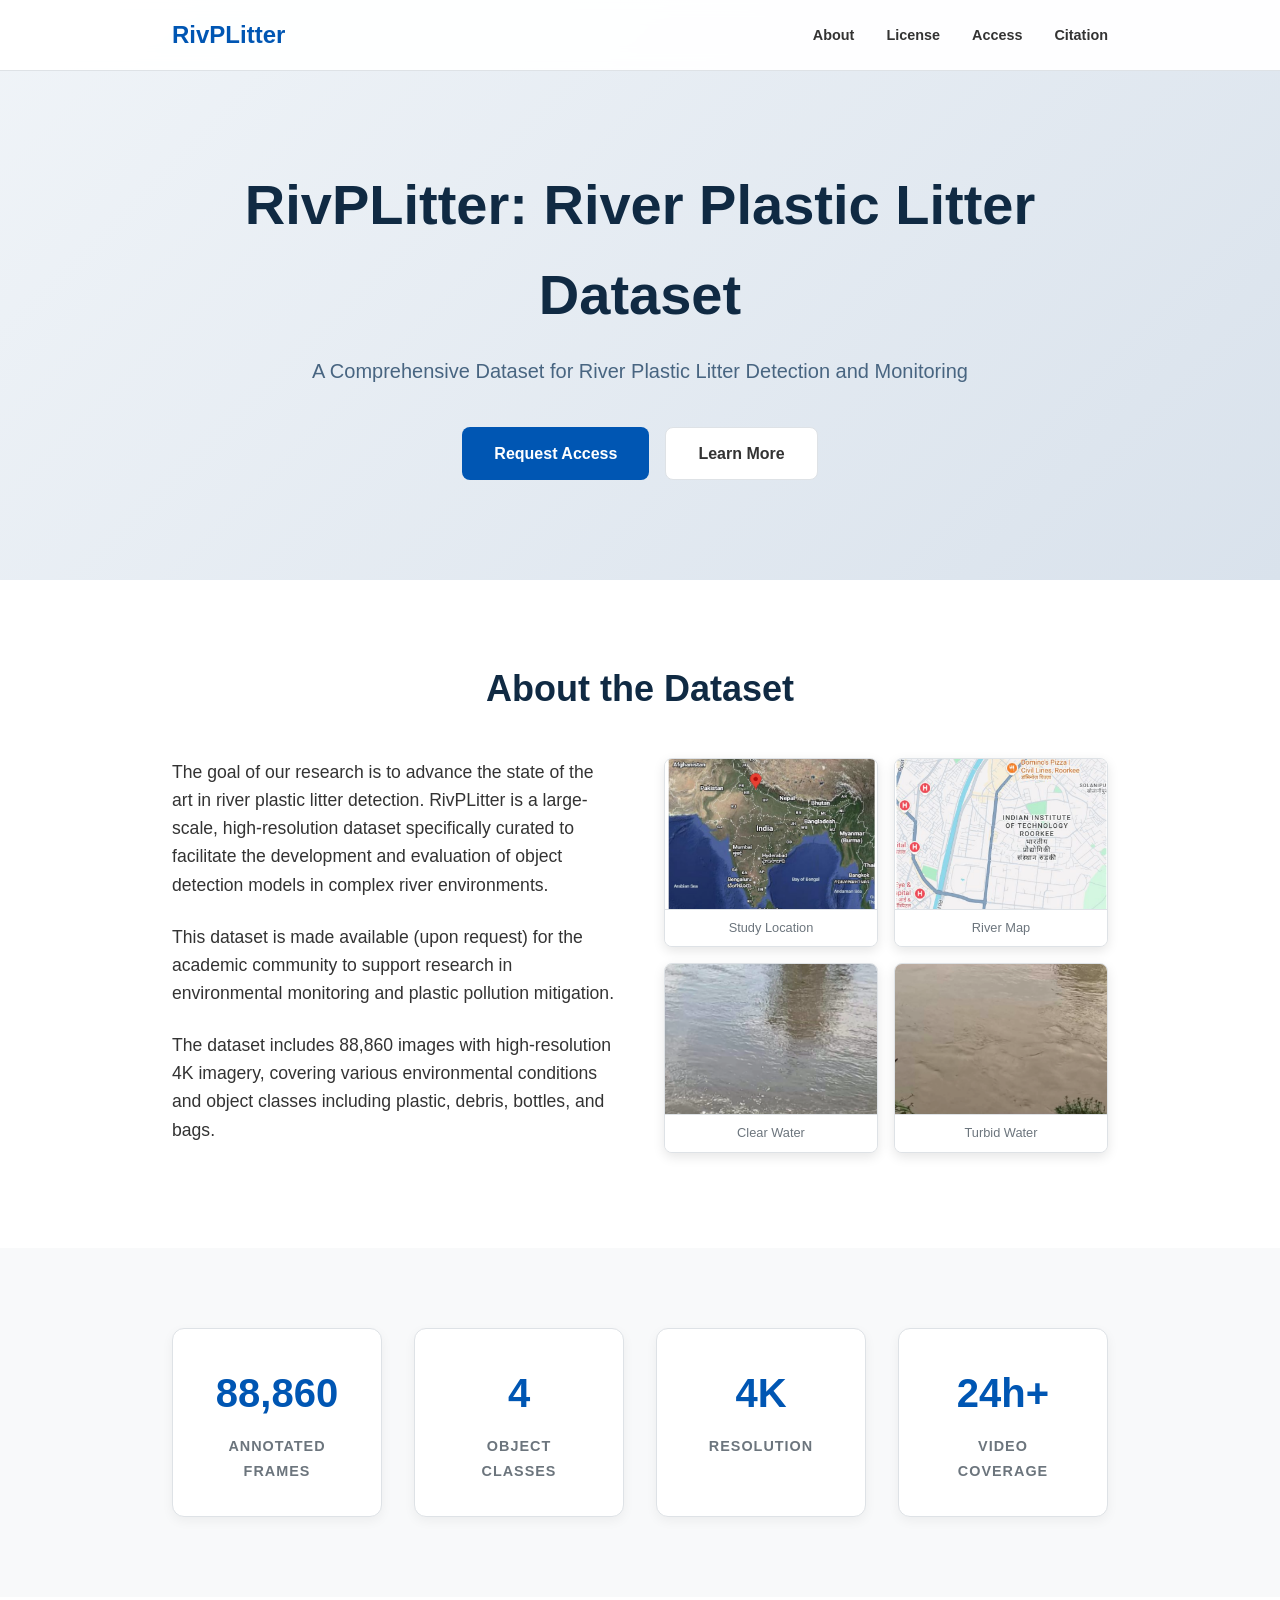
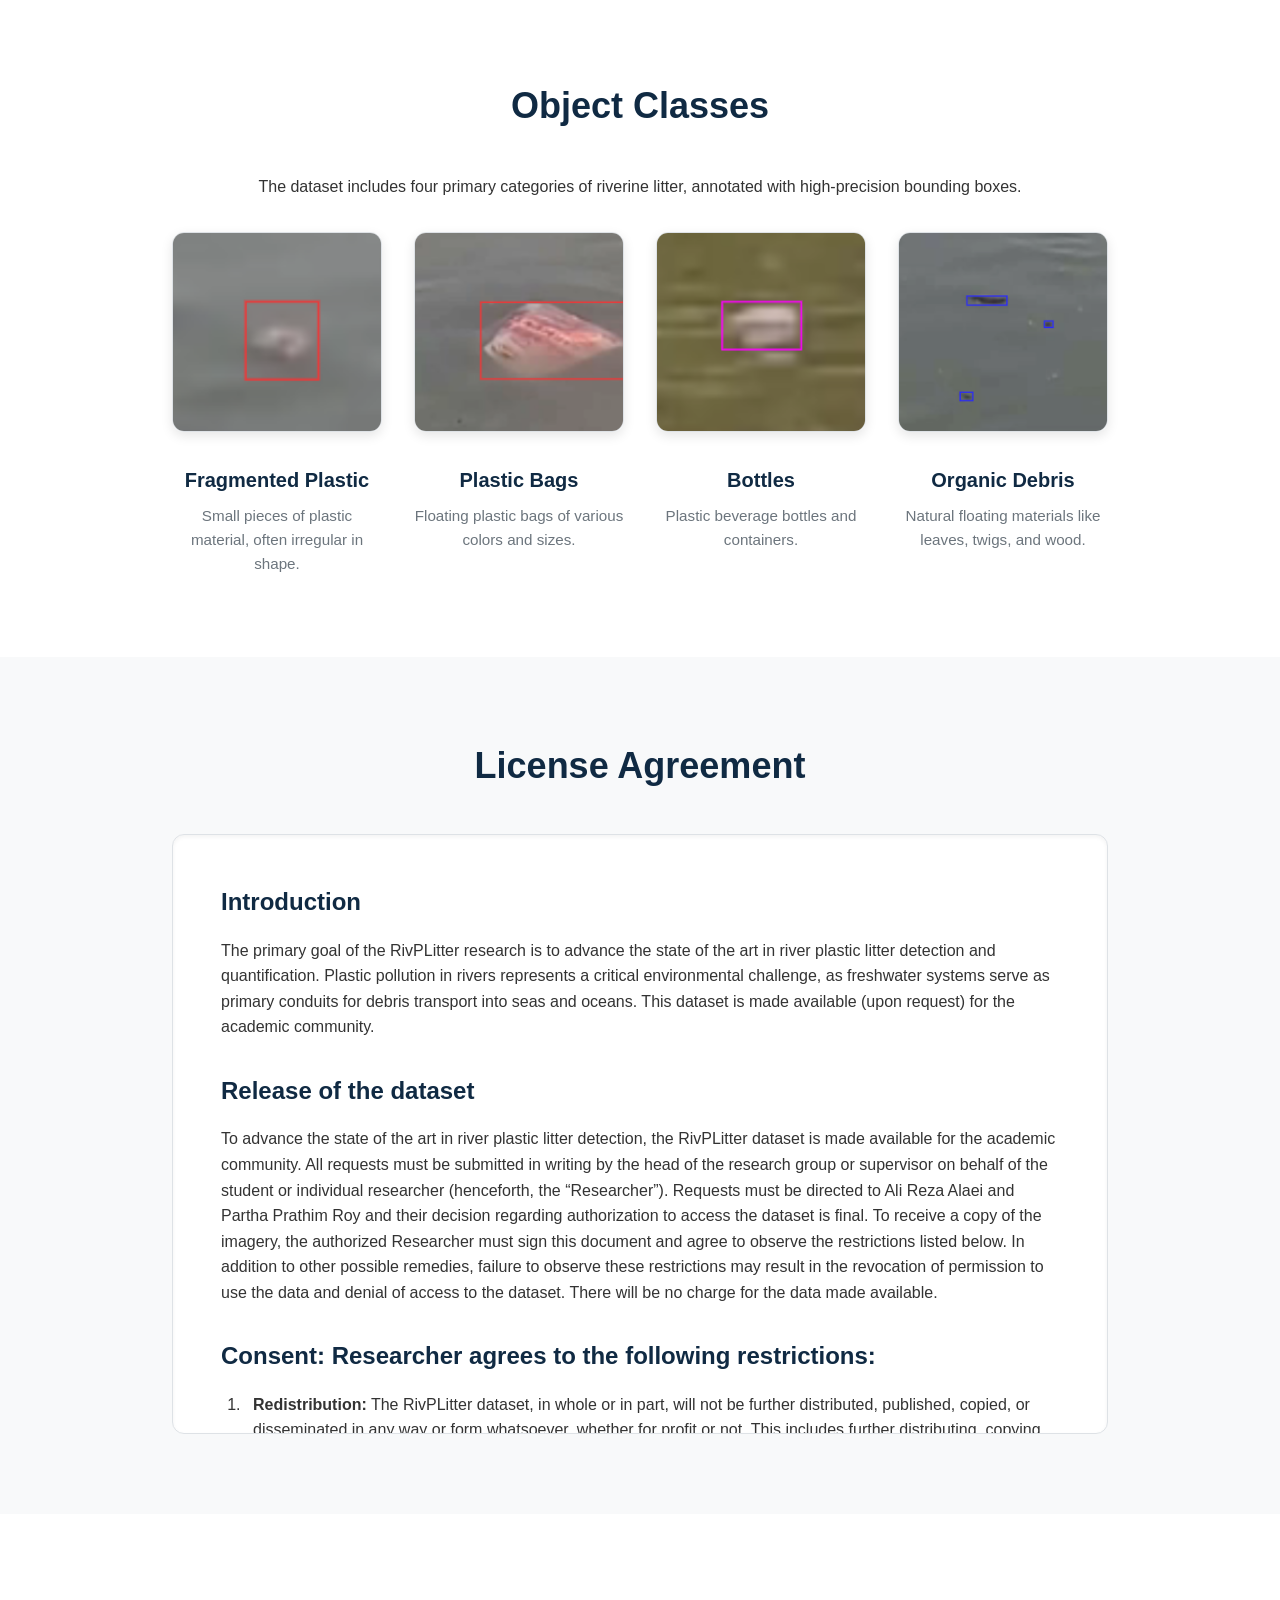
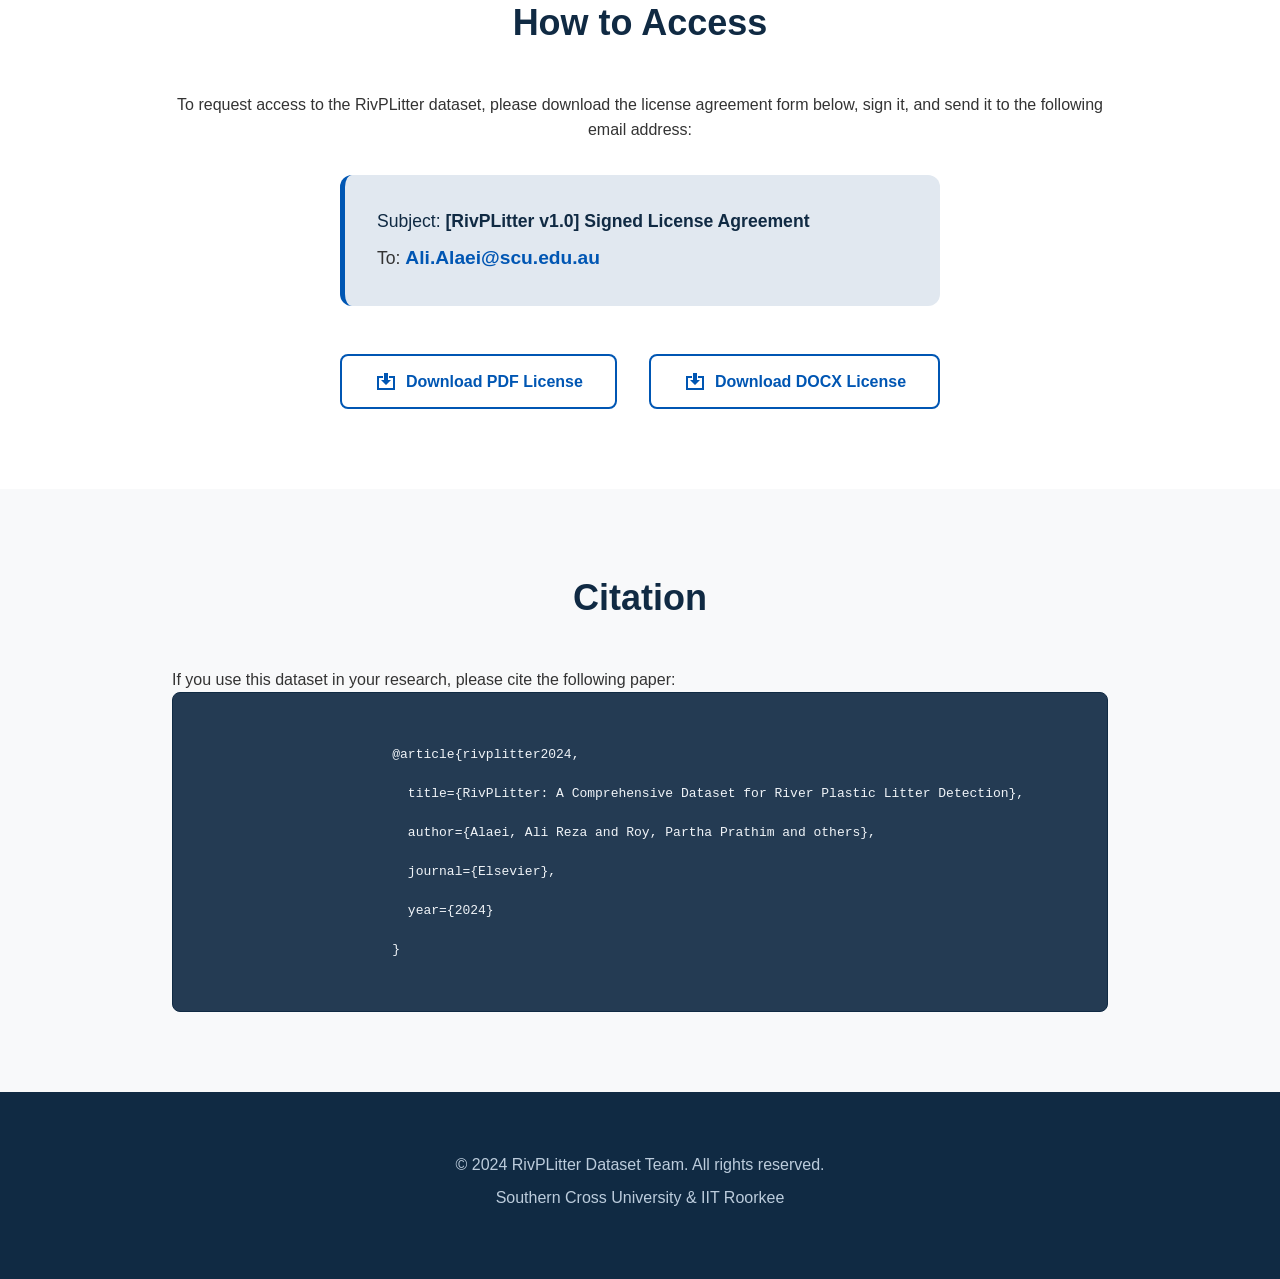
<file: index.html>
<!DOCTYPE html>
<html lang="en">
<head>
    <meta charset="UTF-8">
    <meta name="viewport" content="width=device-width, initial-scale=1.0">
    <title>RivPLitter: River Plastic Litter Dataset</title>
    <meta name="description" content="RivPLitter: A comprehensive dataset for river plastic litter detection and monitoring.">
    <link rel="stylesheet" href="style.css">
</head>
<body>
    <header>
        <nav class="container">
            <div class="logo">RivPLitter</div>
            <ul>
                <li><a href="#about">About</a></li>
                <li><a href="#license">License</a></li>
                <li><a href="#access">Access</a></li>
                <li><a href="#citation">Citation</a></li>
            </ul>
        </nav>
    </header>

    <main>
        <section id="hero" class="hero">
            <div class="container">
                <h1>RivPLitter: River Plastic Litter Dataset</h1>
                <p class="subtitle">A Comprehensive Dataset for River Plastic Litter Detection and Monitoring</p>
                <div class="hero-actions">
                    <a href="#access" class="btn btn-primary">Request Access</a>
                    <a href="#about" class="btn btn-secondary">Learn More</a>
                </div>
            </div>
        </section>

        <section id="about" class="section">
            <div class="container">
                <h2>About the Dataset</h2>
                <div class="content-grid">
                    <div class="text-content">
                        <p>The goal of our research is to advance the state of the art in river plastic litter detection. RivPLitter is a large-scale, high-resolution dataset specifically curated to facilitate the development and evaluation of object detection models in complex river environments.</p>
                        <p>This dataset is made available (upon request) for the academic community to support research in environmental monitoring and plastic pollution mitigation.</p>
                        <p>The dataset includes 88,860 images with high-resolution 4K imagery, covering various environmental conditions and object classes including plastic, debris, bottles, and bags.</p>
                    </div>
                    <div class="image-gallery">
                        <div class="gallery-item">
                            <img src="assets/india.png" alt="Study Location - India">
                            <div class="gallery-caption">Study Location</div>
                        </div>
                        <div class="gallery-item">
                            <img src="assets/map_of_river.png" alt="River Map">
                            <div class="gallery-caption">River Map</div>
                        </div>
                        <div class="gallery-item">
                            <img src="assets/env_blue.png" alt="Clear Water Environment">
                            <div class="gallery-caption">Clear Water</div>
                        </div>
                        <div class="gallery-item">
                            <img src="assets/env_brown.png" alt="Turbid Water Environment">
                            <div class="gallery-caption">Turbid Water</div>
                        </div>
                    </div>
                </div>
            </div>
        </section>

        <section id="stats" class="section bg-light">
            <div class="container">
                <div class="stats-grid">
                    <div class="stat-card">
                        <span class="stat-value">88,860</span>
                        <span class="stat-label">Annotated Frames</span>
                    </div>
                    <div class="stat-card">
                        <span class="stat-value">4</span>
                        <span class="stat-label">Object Classes</span>
                    </div>
                    <div class="stat-card">
                        <span class="stat-value">4K</span>
                        <span class="stat-label">Resolution</span>
                    </div>
                    <div class="stat-card">
                        <span class="stat-value">24h+</span>
                        <span class="stat-label">Video Coverage</span>
                    </div>
                </div>
            </div>
        </section>

        <section id="classes" class="section">
            <div class="container">
                <h2>Object Classes</h2>
                <p class="text-center mb-4">The dataset includes four primary categories of riverine litter, annotated with high-precision bounding boxes.</p>
                <div class="class-grid">
                    <div class="class-item">
                        <img src="assets/plastic.png" alt="Plastic Fragment">
                        <h3>Fragmented Plastic</h3>
                        <p>Small pieces of plastic material, often irregular in shape.</p>
                    </div>
                    <div class="class-item">
                        <img src="assets/bag.png" alt="Plastic Bag">
                        <h3>Plastic Bags</h3>
                        <p>Floating plastic bags of various colors and sizes.</p>
                    </div>
                    <div class="class-item">
                        <img src="assets/bottle.png" alt="Plastic Bottle">
                        <h3>Bottles</h3>
                        <p>Plastic beverage bottles and containers.</p>
                    </div>
                    <div class="class-item">
                        <img src="assets/organic.png" alt="Organic Debris">
                        <h3>Organic Debris</h3>
                        <p>Natural floating materials like leaves, twigs, and wood.</p>
                    </div>
                </div>
            </div>
        </section>

        <section id="license" class="section bg-light">
            <div class="container">
                <h2>License Agreement</h2>
                <div class="license-box">
                    <h3>Introduction</h3>
                    <p>The primary goal of the RivPLitter research is to advance the state of the art in river plastic litter detection and quantification. Plastic pollution in rivers represents a critical environmental challenge, as freshwater systems serve as primary conduits for debris transport into seas and oceans. This dataset is made available (upon request) for the academic community.</p>
                    
                    <h3>Release of the dataset</h3>
                    <p>To advance the state of the art in river plastic litter detection, the RivPLitter dataset is made available for the academic community. All requests must be submitted in writing by the head of the research group or supervisor on behalf of the student or individual researcher (henceforth, the “Researcher”). Requests must be directed to Ali Reza Alaei and Partha Prathim Roy and their decision regarding authorization to access the dataset is final. To receive a copy of the imagery, the authorized Researcher must sign this document and agree to observe the restrictions listed below. In addition to other possible remedies, failure to observe these restrictions may result in the revocation of permission to use the data and denial of access to the dataset. There will be no charge for the data made available.</p>

                    <h3>Consent: Researcher agrees to the following restrictions:</h3>
                    <ol>
                        <li><strong>Redistribution:</strong> The RivPLitter dataset, in whole or in part, will not be further distributed, published, copied, or disseminated in any way or form whatsoever, whether for profit or not. This includes further distributing, copying, or disseminating to a different facility or organizational unit within the Researcher’s university, organization, or company.</li>
                        <li><strong>Modification and commercial use:</strong> The RivPLitter dataset, in whole or in part, may not be modified or used for commercial purposes. The license granted herein is specifically for the research purposes of the Researcher, and Researcher shall not duplicate or use the disclosed RivPLitter dataset, its contents, or any images, videos and associated ground truth to manufacture, promote, or sell products or technologies (or portions thereof) either directly or indirectly for commercialization or any other direct for-profit purpose.</li>
                        <li><strong>Requests for the dataset:</strong> All requests for RivPLitter dataset must be directed to Ali Reza Alaei and Partha Prathim Roy and upon receipt of a signed copy of this agreement, in case of the decision of granting access, he will deliver instructions for such access.</li>
                        <li><strong>Publication requirements:</strong> Those seeking to include renderings of more than 20 images from the RivPLitter dataset in reports, papers, and other documents to be published or released must first obtain approval in writing from Ali Reza Alaei and Partha Prathim Roy.</li>
                        <li><strong>Citation:</strong> All documents and papers that report on research that use the RivPLitter dataset must acknowledge the use of the dataset by including an appropriate citation.</li>
                        <li><strong>Publications:</strong> A copy of all reports and papers that are for public or general release that use the RivPLitter dataset must be forwarded immediately upon release or publication to RivPLitter.</li>
                        <li><strong>Indemnification:</strong> Researcher agrees to indemnify, defend, and hold harmless the Southern Cross University, IITR and Professor Ali Reza Alaei and Partha Prathim Roy, individually and collectively, from any and all losses, expenses, damages, demands and/or claims based upon any injury or damage (real or alleged) related to, and shall pay all damages, claims, judgments or expenses resulting from, Researcher’s use of the RivPLitter dataset.</li>
                    </ol>
                </div>
            </div>
        </section>

        <section id="access" class="section">
            <div class="container text-center">
                <h2>How to Access</h2>
                <p>To request access to the RivPLitter dataset, please download the license agreement form below, sign it, and send it to the following email address:</p>
                
                <div class="contact-card">
                    <p class="email-subject">Subject: <strong>[RivPLitter v1.0] Signed License Agreement</strong></p>
                    <p class="email-to">To: <a href="mailto:Ali.Alaei@scu.edu.au">Ali.Alaei@scu.edu.au</a></p>
                </div>

                <div class="download-links">
                    <a href="assets/rivplitterlicense.pdf" class="btn btn-outline" download>
                        <svg viewBox="0 0 24 24" width="24" height="24"><path fill="currentColor" d="M12 16l-5-5h3V4h4v7h3l-5 5zm9-9h-6v2h4v10H5V9h4V7H3v14h18V7z"/></svg>
                        Download PDF License
                    </a>
                    <a href="assets/rivplitterlicense.docx" class="btn btn-outline" download>
                        <svg viewBox="0 0 24 24" width="24" height="24"><path fill="currentColor" d="M12 16l-5-5h3V4h4v7h3l-5 5zm9-9h-6v2h4v10H5V9h4V7H3v14h18V7z"/></svg>
                        Download DOCX License
                    </a>
                </div>
            </div>
        </section>

        <section id="citation" class="section bg-light">
            <div class="container">
                <h2>Citation</h2>
                <p>If you use this dataset in your research, please cite the following paper:</p>
                <div class="citation-box">
                    <code>
                        @article{rivplitter2024,<br>
                        &nbsp;&nbsp;title={RivPLitter: A Comprehensive Dataset for River Plastic Litter Detection},<br>
                        &nbsp;&nbsp;author={Alaei, Ali Reza and Roy, Partha Prathim and others},<br>
                        &nbsp;&nbsp;journal={Elsevier},<br>
                        &nbsp;&nbsp;year={2024}<br>
                        }
                    </code>
                </div>
            </div>
        </section>
    </main>

    <footer>
        <div class="container">
            <p>&copy; 2024 RivPLitter Dataset Team. All rights reserved.</p>
            <p>Southern Cross University & IIT Roorkee</p>
        </div>
    </footer>

    <script src="script.js"></script>
</body>
</html>
</file>
<file: style.css>
:root {
    --primary-color: #0056b3;
    --primary-hover: #004494;
    --secondary-color: #6c757d;
    --text-color: #333;
    --light-bg: #f8f9fa;
    --white: #ffffff;
    --border-color: #dee2e6;
    --container-width: 1000px;
    --font-main: 'Calibri', 'Candara', 'Segoe UI', 'Optima', Arial, sans-serif;
    --font-heading: 'Calibri', 'Candara', 'Segoe UI', 'Optima', Arial, sans-serif;
}

* {
    margin: 0;
    padding: 0;
    box-sizing: border-box;
}

body {
    font-family: var(--font-main);
    line-height: 1.6;
    color: var(--text-color);
    background-color: var(--white);
}

.container {
    max-width: var(--container-width);
    margin: 0 auto;
    padding: 0 2rem;
}

/* Header & Nav */
header {
    background: rgba(255, 255, 255, 0.95);
    /* backdrop-filter: blur(10px); Removed blur as it can be considered an effect/animation related style sometimes, but mostly static. Keeping it is fine, but user said remove animations. Blur is static. Keeping it. */
    backdrop-filter: blur(10px);
    position: fixed;
    width: 100%;
    top: 0;
    z-index: 1000;
    border-bottom: 1px solid var(--border-color);
}

nav {
    display: flex;
    justify-content: space-between;
    align-items: center;
    height: 70px;
}

.logo {
    font-family: var(--font-heading);
    font-size: 1.5rem;
    font-weight: 700;
    color: var(--primary-color);
}

nav ul {
    display: flex;
    list-style: none;
    gap: 2rem;
}

nav ul li a {
    text-decoration: none;
    color: var(--text-color);
    font-weight: 600;
    font-size: 0.9rem;
    /* Removed transition */
}

nav ul li a:hover {
    color: var(--primary-color);
}

/* Hero Section */
.hero {
    padding: 160px 0 100px;
    background: linear-gradient(135deg, #f0f4f8 0%, #d9e2ec 100%);
    text-align: center;
}

.hero h1 {
    font-family: var(--font-heading);
    font-size: 3.5rem;
    margin-bottom: 1rem;
    color: #102a43;
}

.subtitle {
    font-size: 1.25rem;
    color: #486581;
    margin-bottom: 2.5rem;
    max-width: 700px;
    margin-left: auto;
    margin-right: auto;
}

.hero-actions {
    display: flex;
    justify-content: center;
    gap: 1rem;
}

/* Buttons */
.btn {
    display: inline-flex;
    align-items: center;
    justify-content: center;
    padding: 0.8rem 2rem;
    border-radius: 8px;
    text-decoration: none;
    font-weight: 600;
    /* Removed transition */
    cursor: pointer;
    border: none;
}

.btn-primary {
    background-color: var(--primary-color);
    color: var(--white);
}

.btn-primary:hover {
    background-color: var(--primary-hover);
    /* Removed transform and box-shadow animation */
}

.btn-secondary {
    background-color: var(--white);
    color: var(--text-color);
    border: 1px solid var(--border-color);
}

.btn-secondary:hover {
    background-color: var(--light-bg);
}

.btn-outline {
    border: 2px solid var(--primary-color);
    color: var(--primary-color);
    gap: 0.5rem;
    background: transparent;
}

.btn-outline:hover {
    background-color: var(--primary-color);
    color: var(--white);
}

/* Sections */
.section {
    padding: 80px 0;
}

.bg-light {
    background-color: var(--light-bg);
}

h2 {
    font-family: var(--font-heading);
    font-size: 2.25rem;
    margin-bottom: 2.5rem;
    text-align: center;
    color: #102a43;
}

/* Content Grid */
.content-grid {
    display: grid;
    grid-template-columns: 1fr 1fr;
    gap: 3rem;
    align-items: start;
}

.text-content p {
    margin-bottom: 1.5rem;
    font-size: 1.1rem;
}

.image-gallery {
    display: grid;
    grid-template-columns: repeat(2, 1fr);
    gap: 1rem;
}

.gallery-item {
    border-radius: 8px;
    overflow: hidden;
    box-shadow: 0 4px 12px rgba(0, 0, 0, 0.1);
    border: 1px solid var(--border-color);
    background: var(--white);
}

.gallery-item img {
    width: 100%;
    height: 150px;
    object-fit: cover;
    display: block;
    /* Removed transition */
}

.gallery-item img:hover {
    /* Removed transform */
}

.gallery-caption {
    padding: 0.5rem;
    font-size: 0.8rem;
    text-align: center;
    color: var(--secondary-color);
    background: var(--white);
    border-top: 1px solid var(--border-color);
}

/* Stats Grid */
.stats-grid {
    display: grid;
    grid-template-columns: repeat(4, 1fr);
    gap: 2rem;
    text-align: center;
}

.stat-card {
    background: var(--white);
    padding: 2rem;
    border-radius: 12px;
    box-shadow: 0 4px 12px rgba(0, 0, 0, 0.05);
    border: 1px solid var(--border-color);
    /* Removed transition */
}

.stat-card:hover {
    /* Removed transform */
}

.stat-value {
    display: block;
    font-size: 2.5rem;
    font-weight: 700;
    color: var(--primary-color);
    margin-bottom: 0.5rem;
}

.stat-label {
    font-size: 0.9rem;
    color: var(--secondary-color);
    text-transform: uppercase;
    letter-spacing: 1px;
    font-weight: 600;
}

/* Class Grid */
.class-grid {
    display: grid;
    grid-template-columns: repeat(4, 1fr);
    gap: 2rem;
}

.class-item {
    text-align: center;
}

.class-item img {
    width: 100%;
    height: 200px;
    object-fit: cover;
    border-radius: 12px;
    margin-bottom: 1.5rem;
    box-shadow: 0 4px 12px rgba(0, 0, 0, 0.1);
    border: 1px solid var(--border-color);
    /* Removed transition */
}

.class-item img:hover {
    /* Removed transform */
}

.class-item h3 {
    font-size: 1.25rem;
    margin-bottom: 0.5rem;
    color: #102a43;
}

.class-item p {
    font-size: 0.95rem;
    color: var(--secondary-color);
}

.text-center {
    text-align: center;
}

.mb-4 {
    margin-bottom: 2rem;
}

/* License Box */
.license-box {
    background: var(--white);
    padding: 3rem;
    border-radius: 12px;
    border: 1px solid var(--border-color);
    max-height: 600px;
    overflow-y: auto;
    box-shadow: inset 0 2px 4px rgba(0, 0, 0, 0.05);
}

.license-box h3 {
    margin: 2rem 0 1rem;
    font-family: var(--font-heading);
    color: #102a43;
    font-size: 1.5rem;
}

.license-box h3:first-child {
    margin-top: 0;
}

.license-box p {
    margin-bottom: 1rem;
}

.license-box ol {
    padding-left: 1.5rem;
}

.license-box li {
    margin-bottom: 1rem;
    padding-left: 0.5rem;
}

/* Contact Card */
.contact-card {
    background: #e1e8f0;
    padding: 2rem;
    border-radius: 12px;
    margin: 2rem auto;
    max-width: 600px;
    border-left: 5px solid var(--primary-color);
    text-align: left;
}

.email-subject {
    font-size: 1.1rem;
    margin-bottom: 0.5rem;
    color: #102a43;
}

.email-to {
    font-size: 1.1rem;
}

.email-to a {
    color: var(--primary-color);
    text-decoration: none;
    font-weight: 700;
    font-size: 1.2rem;
}

.email-to a:hover {
    text-decoration: underline;
}

.download-links {
    display: flex;
    justify-content: center;
    gap: 2rem;
    margin-top: 3rem;
}

/* Citation Box */
.citation-box {
    background: #243b53;
    color: #f0f4f8;
    padding: 2rem;
    border-radius: 8px;
    font-family: 'Courier New', Courier, monospace;
    overflow-x: auto;
    border: 1px solid #102a43;
}

.citation-box code {
    display: block;
    line-height: 1.5;
    white-space: pre;
}

/* Footer */
footer {
    padding: 60px 0;
    background: #102a43;
    color: #bcccdc;
    text-align: center;
}

footer p {
    margin-bottom: 0.5rem;
}

/* Responsive */
@media (max-width: 900px) {
    .content-grid {
        grid-template-columns: 1fr;
        gap: 2rem;
    }

    .stats-grid {
        grid-template-columns: repeat(2, 1fr);
    }

    .class-grid {
        grid-template-columns: repeat(2, 1fr);
    }
}

@media (max-width: 600px) {
    .hero h1 {
        font-size: 2.5rem;
    }

    .image-gallery {
        grid-template-columns: 1fr;
    }

    .stats-grid {
        grid-template-columns: 1fr;
    }

    .class-grid {
        grid-template-columns: 1fr;
    }

    .download-links {
        flex-direction: column;
        align-items: center;
        gap: 1rem;
    }

    nav ul {
        display: none;
        /* Mobile menu implementation would go here */
    }

    .hero-actions {
        flex-direction: column;
    }

    .btn {
        width: 100%;
    }
}
</file>
